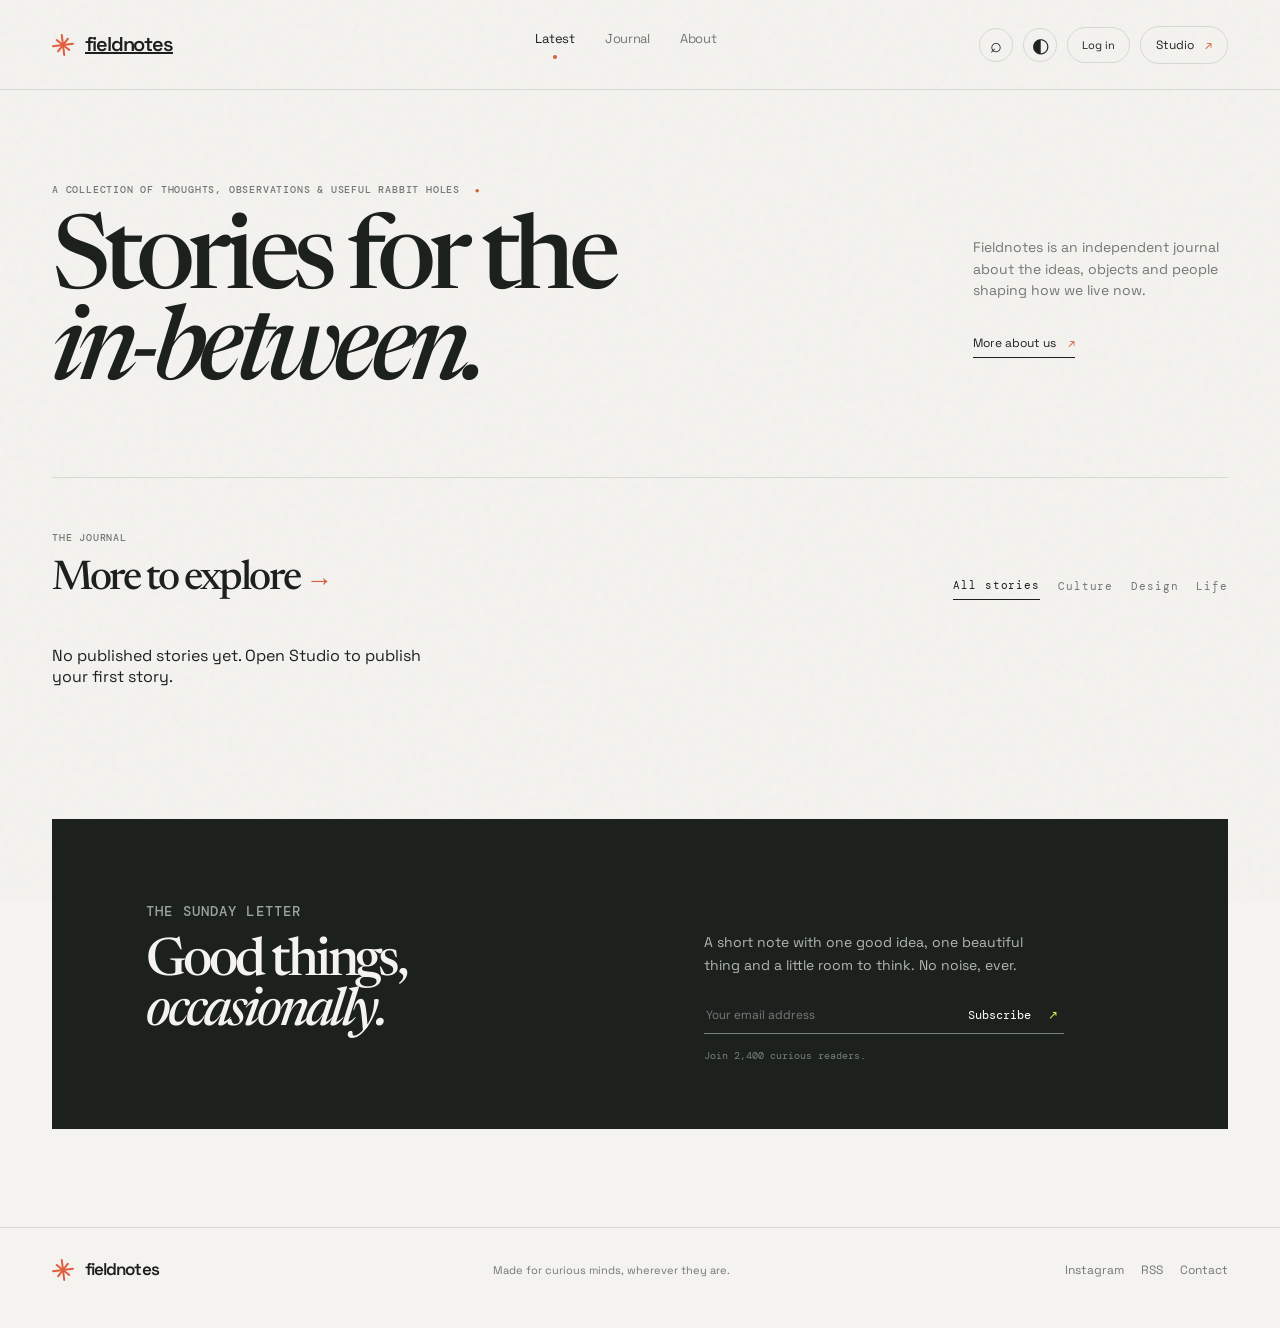
<file: index.html>
<!doctype html>
<html lang="en">

<head>
  <meta charset="UTF-8" />
  <meta name="viewport" content="width=device-width, initial-scale=1.0" />
  <meta name="description" content="Fieldnotes — a calm, editorial home for ideas worth keeping." />
  <title>Fieldnotes — Stories worth keeping</title>
  <link rel="preconnect" href="https://fonts.googleapis.com">
  <link rel="preconnect" href="https://fonts.gstatic.com" crossorigin>
  <link
    href="https://fonts.googleapis.com/css2?family=DM+Mono:wght@400;500&family=DM+Sans:wght@400;500;600;700&family=Newsreader:opsz,wght@6..72,400;6..72,500;6..72,600&family=Space+Grotesk:wght@400;500;600;700&display=swap"
    rel="stylesheet">
  <link rel="stylesheet" href="/styles.css?v=20261015" />
  <link rel="stylesheet" href="/overrides.css?v=20261015" />
  <link rel="stylesheet" href="/markdown.css?v=20261015" />
  <link rel="stylesheet" href="/layout-fixes.css?v=20261015" />
  <link rel="stylesheet" href="/post-page.css?v=20261015" />
  <link rel="stylesheet" href="/profile-page.css?v=20261015" />
  <link rel="stylesheet" href="/brand-refresh.css?v=20261015-2" />
</head>

<body>
  <div class="grain"></div>
  <header class="site-header">
    <a class="brand" href="/" aria-label="Fieldnotes home"><span class="brand-mark"
        aria-hidden="true"><i></i><b></b></span><span>fieldnotes</span></a>
    <nav class="main-nav" aria-label="Main navigation">
      <a class="active" href="/#latest">Latest</a><a href="/#journal">Journal</a><a href="/#about">About</a>
    </nav>
    <div class="header-actions"><button class="icon-btn" id="searchBtn" aria-label="Search">⌕</button><button
        class="icon-btn" id="themeBtn" aria-label="Toggle theme">◐</button><button class="admin-btn"
        id="adminBtn">Studio <span>↗</span></button></div>
  </header>

  <main id="top">
    <section class="intro reveal">
      <div>
        <p class="eyebrow">A collection of thoughts, observations &amp; useful rabbit holes <span>●</span></p>
        <h1>Stories for the<br><em>in-between.</em></h1>
      </div>
      <div class="intro-note">
        <p>Fieldnotes is an independent journal about the ideas, objects and people shaping how we live now.</p><a
          href="#about" class="text-link">More about us <span>↗</span></a>
      </div>
    </section>

    <section class="hero-story reveal" id="latest"></section>

    <section class="section-head reveal">
      <div>
        <p class="eyebrow">The journal</p>
        <h3>More to explore <span>→</span></h3>
      </div>
      <div class="filter-row"><button class="filter active" data-filter="all">All stories</button><button class="filter"
          data-filter="culture">Culture</button><button class="filter" data-filter="design">Design</button><button
          class="filter" data-filter="life">Life</button></div>
    </section>

    <section class="story-grid reveal" id="journal">
      <div id="publishedStories" class="published-stories"></div>
    </section>

    <section class="newsletter reveal" id="about">
      <div>
        <p class="eyebrow">The Sunday letter</p>
        <h3>Good things,<br><em>occasionally.</em></h3>
      </div>
      <div>
        <p>A short note with one good idea, one beautiful thing and a little room to think. No noise, ever.</p>
        <form id="newsletterForm"><input type="email" placeholder="Your email address" required><button>Subscribe
            <span>↗</span></button></form><small id="newsletterMsg">Join 2,400 curious readers.</small>
      </div>
    </section>
  </main>

  <main id="postPage" class="post-page hidden">
    <div id="postPageContent"></div>
  </main>

  <main id="profilePage" class="profile-page hidden">
    <div id="profilePageContent"></div>
  </main>

  <footer>
    <div class="brand"><span class="brand-mark" aria-hidden="true"><i></i><b></b></span><span>fieldnotes</span></div>
    <p>Made for curious minds, wherever they are.</p>
    <div><a href="#">Instagram</a><a href="#">RSS</a><a href="#">Contact</a></div>
  </footer>

  <div class="overlay" id="articleOverlay" aria-hidden="true">
    <div class="article-modal"><button class="close-btn" data-close>×</button>
      <div id="articleContent"></div>
    </div>
  </div>
  <div class="studio-shell" id="adminOverlay" aria-hidden="true">
    <div class="admin-modal"><button class="close-btn" data-close>×</button>
      <div class="admin-top">
        <div>
          <p class="eyebrow">Fieldnotes / Studio</p>
          <h2>Good morning, <em>Amelia.</em></h2>
          <p class="studio-subtitle">No login. No friction. Write, preview and publish.</p>
        </div><span class="status-pill"><i></i> System healthy</span>
      </div>
      <div class="admin-stats">
        <div><strong id="publishedCount">04</strong><span>Published</span></div>
        <div><strong>02</strong><span>Drafts</span></div>
        <div><strong>2.4k</strong><span>Readers</span></div><button id="newStoryBtn">+ New story</button>
      </div>
      <div class="admin-body">
        <div class="admin-toolbar">
          <h3>Your stories</h3>
          <div class="admin-tools"><button class="admin-tab active">Published</button><button
              class="admin-tab">Drafts</button><button class="static-action" id="exportStaticBtn" type="button">Export
              Pages ↗</button><button class="static-action" id="openStaticPreviewBtn" type="button">Local Preview
              ↗</button><button class="static-action" id="openGithubPagesBtn" type="button">GitHub Pages
              ↗</button></div>
        </div>
        <p class="static-export-note" id="staticExportNote">Export published posts into the separate
          <code>github-pages</code> folder for GitHub Pages.</p>
        <div id="adminList"></div>
      </div>
      <form id="storyForm" class="story-form hidden">
        <div class="form-head">
          <div>
            <p class="eyebrow">Writing mode</p>
            <h3>New story</h3>
          </div><button type="button" id="cancelStory">Back to stories</button>
        </div><label>Title<input name="title" required
            placeholder="A title with a little pull..." /></label><label>Overview<textarea name="overview" required
            placeholder="A short description for the story card..."></textarea></label>
        <div class="form-row"><label>Category<select name="category">
              <option>Culture</option>
              <option>Design</option>
              <option>Life</option>
              <option>Mind &amp; culture</option>
            </select></label><label>Read time<input name="readTime" value="5 min read" /></label></div><label>Cover
          image URL<input name="image" placeholder="https://images.unsplash.com/..." /></label>
        <div class="markdown-label"><label>Story in Markdown<textarea name="content" id="markdownInput" required
              placeholder="# Your story title\n\nWrite your story here...\n\nUse **bold**, *italics*, lists and links."></textarea></label>
          <div class="markdown-preview-wrap"><span>Live preview</span>
            <div id="markdownPreview" class="markdown-preview">
              <p class="preview-empty">Your rendered story will appear here.</p>
            </div>
          </div>
        </div><button class="publish-submit">Publish story <span>↗</span></button>
      </form>
    </div>
  </div>
  <div class="toast" id="toast"></div>
    <script src="/app.js?v=20261016-1"></script>
</body>

</html>
</file>
<file: styles.css>
:root{--ink:#1c211e;--paper:#f4f3ef;--muted:#727872;--line:#d7d9d3;--accent:#d85b3d;--lime:#d5ed58;--panel:#fffefa;--shadow:0 24px 70px #1b211e24}*{box-sizing:border-box}html{scroll-behavior:smooth}body{margin:0;background:var(--paper);color:var(--ink);font-family:'DM Sans',sans-serif;transition:.3s;background-image:radial-gradient(#b8bbb255 .7px,transparent .7px);background-size:18px 18px}.grain{position:fixed;inset:0;pointer-events:none;opacity:.08;background-image:url("data:image/svg+xml,%3Csvg viewBox='0 0 180 180' xmlns='http://www.w3.org/2000/svg'%3E%3Cfilter id='n'%3E%3CfeTurbulence type='fractalNoise' baseFrequency='.8' numOctaves='3' stitchTiles='stitch'/%3E%3C/filter%3E%3Crect width='100%25' height='100%25' filter='url(%23n)' opacity='.5'/%3E%3C/svg%3E")}.site-header,main,footer{max-width:1280px;margin:auto;padding-left:52px;padding-right:52px}.site-header{height:90px;display:flex;align-items:center;justify-content:space-between;border-bottom:1px solid var(--line)}.brand{display:flex;align-items:center;gap:9px;font-weight:700;letter-spacing:-.04em;font-size:19px}.brand-mark{font-size:22px;color:var(--accent);line-height:1}.main-nav{display:flex;gap:30px;margin-left:100px}.main-nav a,footer a{font-size:12px;color:var(--muted);text-decoration:none}.main-nav a.active,.main-nav a:hover,footer a:hover{color:var(--ink)}.main-nav a.active:after{content:'';display:block;width:4px;height:4px;border-radius:50%;background:var(--accent);margin:8px auto 0}.header-actions{display:flex;align-items:center;gap:10px}.icon-btn,.admin-btn,.share-btn{border:1px solid var(--line);background:transparent;border-radius:99px;cursor:pointer;color:var(--ink)}.icon-btn{width:34px;height:34px;font-size:20px}.admin-btn{padding:10px 15px;font-size:12px}.admin-btn span,.share-btn span{color:var(--accent);margin-left:8px}.intro{padding:83px 0 76px;display:flex;justify-content:space-between}.eyebrow,.kicker{font:500 10px 'DM Mono',monospace;text-transform:uppercase;letter-spacing:.14em;color:var(--muted)}.eyebrow span{color:var(--accent);font-size:8px;margin-left:8px}.intro h1{font-size:clamp(62px,8vw,116px);line-height:.89;letter-spacing:-.075em;font-weight:500;margin:23px 0 0}.intro h1 em,.newsletter h3 em,.admin-top h2 em{font-family:'Playfair Display',serif;font-weight:500}.intro-note{max-width:255px;padding-top:50px;font-size:14px;line-height:1.55;color:var(--muted)}.text-link{display:inline-block;margin-top:18px;color:var(--ink);font-size:12px;text-decoration:none;border-bottom:1px solid var(--ink);padding-bottom:4px}.text-link span{color:var(--accent);padding-left:9px}.hero-story{display:grid;grid-template-columns:1.25fr .75fr;gap:8.4%;align-items:center;padding-bottom:112px}.feature-image{padding:0;border:0;position:relative;display:block;cursor:pointer;overflow:hidden;text-align:left}.feature-image img{width:100%;display:block;aspect-ratio:1.18/1;object-fit:cover;filter:saturate(.82);transition:transform .7s cubic-bezier(.2,.7,.2,1),filter .5s}.feature-image:hover img,.card-image:hover img{transform:scale(1.04);filter:saturate(1)}.image-tag{position:absolute;top:22px;left:22px;background:var(--lime);padding:8px 12px;font:500 10px 'DM Mono',monospace;text-transform:uppercase}.image-arrow{position:absolute;right:22px;bottom:22px;background:var(--paper);border-radius:50%;width:42px;height:42px;display:grid;place-items:center;font-size:22px}.hero-copy .kicker{color:var(--accent)}.hero-copy h2{font-size:clamp(44px,5vw,76px);font-weight:500;line-height:.98;letter-spacing:-.06em;margin:22px 0;cursor:pointer}.hero-copy h2 em{font-family:'Playfair Display',serif;font-weight:500}.dek{max-width:355px;color:var(--muted);line-height:1.6;font-size:15px}.byline{display:flex;align-items:center;gap:11px;margin-top:34px;font-size:11px}.avatar{width:30px;height:30px;border-radius:50%;display:grid;place-items:center;background:#e7c0a9;font:500 9px 'DM Mono'}.byline small{color:var(--muted);line-height:2}.share-btn{margin-left:auto;padding:8px 12px;font-size:11px}.section-head{border-top:1px solid var(--line);padding:43px 0 29px;display:flex;justify-content:space-between;align-items:end}.section-head h3,.newsletter h3{font-size:41px;letter-spacing:-.06em;font-weight:500;margin:15px 0 0}.section-head h3 span{color:var(--accent);font-size:27px}.filter-row{display:flex;gap:18px}.filter{font:11px 'DM Mono';border:0;background:none;color:var(--muted);cursor:pointer;padding:7px 0}.filter.active{color:var(--ink);border-bottom:1px solid var(--ink)}.story-grid{display:grid;grid-template-columns:repeat(3,1fr);gap:24px;padding-bottom:116px}.story-card{cursor:pointer}.card-image{position:relative;overflow:hidden;margin-bottom:22px}.card-image img{width:100%;display:block;aspect-ratio:1.25/1;object-fit:cover;filter:saturate(.8);transition:.6s}.card-number{position:absolute;bottom:13px;left:15px;color:#fff;font:10px 'DM Mono'}.story-card .kicker{color:var(--accent);margin-bottom:13px}.story-card h4{font-size:25px;letter-spacing:-.05em;line-height:1.04;font-weight:500;margin:0 0 10px}.card-excerpt{font-size:13px;line-height:1.5;color:var(--muted);margin:0 0 18px;max-width:290px}.card-meta{font:10px 'DM Mono';color:var(--muted)}.card-meta span{padding:0 7px;color:var(--accent)}.newsletter{background:var(--ink);color:var(--paper);padding:67px 8%;display:grid;grid-template-columns:1fr 1fr;gap:13%;margin-bottom:98px}.newsletter .eyebrow{color:#9ba59b}.newsletter h3{font-size:53px;line-height:.95}.newsletter>div:nth-child(2){padding-top:31px}.newsletter p{color:#b2b8b2;font-size:14px;line-height:1.6;max-width:335px}.newsletter form{display:flex;border-bottom:1px solid #758078;margin-top:30px;padding-bottom:9px;max-width:360px}.newsletter input{background:none;border:0;outline:0;color:#fff;flex:1;font:12px 'DM Sans'}.newsletter button{background:none;border:0;color:#fff;font:12px 'DM Mono';cursor:pointer}.newsletter button span{color:var(--lime);padding-left:10px}.newsletter small{font:10px 'DM Mono';color:#748078;display:block;margin-top:15px}footer{border-top:1px solid var(--line);padding-top:24px;padding-bottom:40px;display:flex;justify-content:space-between;align-items:center}footer p{font-size:11px;color:var(--muted)}footer div:last-child{display:flex;gap:17px}.overlay{position:fixed;inset:0;background:#1c211eaa;z-index:5;display:grid;place-items:center;padding:25px;opacity:0;pointer-events:none;transition:.25s}.overlay.open{opacity:1;pointer-events:auto}.article-modal,.admin-modal{background:var(--panel);max-height:90vh;overflow:auto;position:relative;box-shadow:var(--shadow)}.article-modal{width:min(820px,100%);padding:60px 8% 70px}.close-btn{position:absolute;right:20px;top:17px;border:0;background:none;font-size:28px;color:var(--muted);cursor:pointer}.article-modal img{width:100%;max-height:330px;object-fit:cover;margin:25px 0}.article-modal h2{font:500 clamp(42px,6vw,70px) 'Playfair Display';line-height:.98;letter-spacing:-.05em;margin:15px 0}.article-modal .article-body{font:17px/1.75 'Playfair Display';max-width:620px;margin:auto}.article-modal .article-body p:first-child::first-letter{font-size:60px;float:left;line-height:.8;padding:8px 8px 0 0;color:var(--accent)}.admin-modal{width:min(980px,100%);padding:42px}.admin-top{display:flex;justify-content:space-between;align-items:start}.admin-top h2{font-size:37px;letter-spacing:-.06em;font-weight:500;margin:9px 0 27px}.status-pill{font:10px 'DM Mono';color:var(--muted);padding:8px 11px;border:1px solid var(--line)}.status-pill i{display:inline-block;width:6px;height:6px;border-radius:50%;background:#5bb36c;margin-right:7px}.admin-stats{display:flex;border-top:1px solid var(--line);border-bottom:1px solid var(--line);margin-bottom:34px}.admin-stats div{padding:20px 40px 18px 0;margin-right:40px;border-right:1px solid var(--line);display:flex;flex-direction:column;gap:5px}.admin-stats strong{font-size:28px;font-weight:500}.admin-stats span{font:10px 'DM Mono';color:var(--muted)}#newStoryBtn{margin-left:auto;align-self:center;background:var(--accent);color:white;border:0;border-radius:99px;padding:12px 17px;cursor:pointer;font:11px 'DM Mono'}.admin-toolbar,.form-head{display:flex;justify-content:space-between;align-items:center}.admin-toolbar h3,.form-head h3{font-size:19px;font-weight:500}.admin-tab,.form-head button{border:0;background:none;font:11px 'DM Mono';padding:8px;cursor:pointer;color:var(--muted)}.admin-tab.active{color:var(--accent);border-bottom:1px solid var(--accent)}.admin-row{display:grid;grid-template-columns:54px 1fr 105px 95px;align-items:center;gap:18px;border-top:1px solid var(--line);padding:15px 0}.admin-row img{width:54px;height:40px;object-fit:cover}.admin-row strong{font-size:13px;font-weight:500}.admin-row small{display:block;color:var(--muted);font-size:11px;margin-top:4px}.admin-row .date,.admin-row .views{font:10px 'DM Mono';color:var(--muted)}.story-form{border-top:1px solid var(--line);margin-top:25px;padding-top:25px}.story-form label{display:block;font:10px 'DM Mono';color:var(--muted);text-transform:uppercase;margin:14px 0}.story-form input,.story-form textarea,.story-form select{display:block;width:100%;background:transparent;border:1px solid var(--line);padding:12px;margin-top:7px;font:13px 'DM Sans';outline-color:var(--accent)}.story-form textarea{height:78px;resize:vertical}.form-row{display:grid;grid-template-columns:1fr 1fr;gap:20px}.publish-submit{border:0;background:var(--ink);color:#fff;padding:13px 18px;font:11px 'DM Mono';cursor:pointer;margin-top:15px}.publish-submit span{color:var(--lime);margin-left:10px}.hidden{display:none!important}.toast{position:fixed;bottom:25px;left:50%;transform:translate(-50%,20px);background:var(--ink);color:white;padding:13px 18px;font:11px 'DM Mono';opacity:0;transition:.25s;z-index:9}.toast.show{opacity:1;transform:translate(-50%,0)}.reveal{animation:rise .7s both}.reveal:nth-child(2){animation-delay:.1s}@keyframes rise{from{opacity:0;transform:translateY(18px)}to{opacity:1;transform:none}}body.dark{--ink:#eef0e9;--paper:#20241f;--muted:#9ca59c;--line:#3d463e;--panel:#282d28;--shadow:0 24px 70px #0008;background-image:radial-gradient(#5d685d33 .7px,transparent .7px)}body.dark .admin-btn,body.dark .icon-btn,body.dark .share-btn{color:var(--ink)}body.dark .article-modal,body.dark .admin-modal{background:var(--panel)}@media(max-width:760px){.site-header,main,footer{padding-left:22px;padding-right:22px}.main-nav{display:none}.intro{display:block;padding:60px 0}.intro-note{padding-top:35px}.hero-story{display:flex;flex-direction:column;gap:32px;padding-bottom:75px}.hero-copy{width:100%}.hero-copy h2{font-size:53px}.section-head{display:block}.filter-row{margin-top:25px;gap:13px}.story-grid{grid-template-columns:1fr;gap:50px}.newsletter{display:block;padding:45px 28px;margin-bottom:65px}.newsletter>div:nth-child(2){padding-top:20px}.newsletter h3{font-size:44px}.admin-modal{padding:28px 20px}.admin-stats div{margin-right:16px;padding-right:16px}.admin-stats div:nth-child(3){display:none}.admin-stats{align-items:center}.admin-row{grid-template-columns:45px 1fr 35px}.admin-row .date{display:none}.admin-row img{width:45px}.admin-row .views{font-size:9px}.admin-top{display:block}.status-pill{display:inline-block}.article-modal{padding:45px 25px 50px}.article-modal h2{font-size:46px}footer{display:block}footer p{margin:18px 0}}
</file>
<file: overrides.css>
.article-modal{width:100%;height:100%;max-height:none;padding:72px 28px 90px;overflow:auto}.reading-shell{max-width:920px;margin:0 auto}.reading-shell .kicker,.reading-shell .byline,.reading-shell h2,.reading-shell .article-body{max-width:760px;margin-left:auto;margin-right:auto}.reading-shell h2{font-size:clamp(52px,8vw,100px);margin-top:18px}.reading-shell>img{display:block;width:min(1120px,100%);max-height:58vh;object-fit:cover;margin:38px auto 58px}.reading-shell .article-body{max-width:680px}.article-share{border:1px solid var(--line);background:transparent;border-radius:99px;color:var(--ink);padding:8px 12px;margin-left:14px;cursor:pointer;font:10px 'DM Mono'}.markdown-body h1,.markdown-body h2,.markdown-body h3{font-family:'Playfair Display',serif;font-weight:500;letter-spacing:-.04em;line-height:1.05}.markdown-body h1{font-size:42px}.markdown-body h2{font-size:34px}.markdown-body h3{font-size:26px}.markdown-body strong{font-family:'DM Sans',sans-serif;font-weight:700}.markdown-body blockquote{border-left:3px solid var(--accent);padding-left:22px;color:var(--muted);font-style:italic}.markdown-body code{font:14px 'DM Mono';background:#e7e7e0;padding:3px 6px}.markdown-body a{color:var(--accent)}.admin-modal{width:min(1180px,100%);max-height:94vh;padding:52px;overflow:auto}.studio-subtitle{color:var(--muted);font-size:13px;margin:-16px 0 26px}.markdown-label{display:grid;grid-template-columns:1fr 1fr;gap:22px;margin-top:16px}.markdown-label>label{margin-top:0}.markdown-label textarea{height:300px;font:14px/1.6 'DM Mono';resize:vertical}.markdown-preview-wrap{padding-top:10px}.markdown-preview-wrap>span{display:block;font:10px 'DM Mono';text-transform:uppercase;color:var(--muted);margin-bottom:7px}.markdown-preview{height:300px;overflow:auto;border:1px solid var(--line);padding:18px 20px;font:15px/1.6 'Playfair Display'}.markdown-preview h1,.markdown-preview h2,.markdown-preview h3{font-weight:500;line-height:1.05}.markdown-preview h1{font-size:31px}.markdown-preview h2{font-size:25px}.markdown-preview h3{font-size:20px}.markdown-preview p{margin:0 0 14px}.preview-empty{color:var(--muted);font-style:italic}.published-stories{display:contents}@media(max-width:760px){.reading-shell>img{max-height:42vh;margin:28px auto 36px}.markdown-label{grid-template-columns:1fr}.markdown-label textarea,.markdown-preview{height:230px}.article-share{display:block;margin:12px 0 0}}
</file>
<file: markdown.css>
.markdown-body .markdown-image,.markdown-preview .markdown-image{display:block;width:100%;max-height:560px;object-fit:cover;margin:24px 0}.markdown-body .table-wrap,.markdown-preview .table-wrap{overflow-x:auto;margin:24px 0}.markdown-body table,.markdown-preview table{width:100%;border-collapse:collapse;font:15px/1.5 'DM Sans',sans-serif}.markdown-body th,.markdown-body td,.markdown-preview th,.markdown-preview td{border:1px solid var(--line);padding:11px 13px;text-align:left;vertical-align:top}.markdown-body th,.markdown-preview th{background:color-mix(in srgb,var(--line) 35%,transparent);font-weight:700}.markdown-body pre,.markdown-preview pre{overflow:auto;background:#20251f;color:#f3f7ed;padding:20px 22px;border-radius:3px;font:13px/1.7 'DM Mono',monospace;margin:24px 0;white-space:pre;tab-size:4;user-select:text}.markdown-body pre code,.markdown-preview pre code{display:block;background:transparent;color:inherit;padding:0;font:inherit;white-space:inherit}.markdown-body pre::selection,.markdown-body pre *::selection,.markdown-preview pre::selection,.markdown-preview pre *::selection{background:#627b59;color:#fff}.markdown-body hr,.markdown-preview hr{border:0;border-top:1px solid var(--line);margin:34px 0}
</file>
<file: layout-fixes.css>
/* Wider reading measure for long-form posts. */
.reading-shell{max-width:1120px}.reading-shell .kicker,.reading-shell .byline,.reading-shell h2{max-width:900px}.reading-shell .article-body{max-width:860px}
.upload-tool{grid-column:1/-1;display:flex;align-items:center;gap:12px;margin:4px 0 0}.upload-button{display:inline-block!important;margin:0!important;background:var(--lime);color:var(--ink);padding:10px 14px;cursor:pointer;font:11px 'DM Mono'!important;text-transform:none!important}.upload-button input{display:none!important}.upload-tool span{font:10px 'DM Mono';color:var(--muted)}.edit-story{border:1px solid var(--line);background:transparent;color:var(--ink);padding:7px 10px;cursor:pointer;font:10px 'DM Mono'}
.admin-row{grid-template-columns:54px 1fr 105px 95px auto}
.seo-panel{grid-column:1/-1;border:1px solid var(--line);padding:16px 18px;margin:4px 0 8px;background:color-mix(in srgb,var(--panel) 92%,var(--lime))}.seo-panel-head{display:flex;justify-content:space-between;align-items:center;margin-bottom:12px}.seo-panel-head .eyebrow{margin:0}.seo-panel-head span{font:10px 'DM Mono';color:var(--muted)}.seo-grid{display:grid;grid-template-columns:1fr 1fr;gap:12px}.seo-grid label{margin:0}.seo-grid .seo-wide{grid-column:1/-1}.seo-grid textarea{min-height:65px;resize:vertical}@media(max-width:760px){.seo-grid{grid-template-columns:1fr}.seo-grid .seo-wide{grid-column:auto}}
body.studio-page{background:var(--paper)}body.studio-page .site-header{position:sticky;top:0;background:color-mix(in srgb,var(--panel) 94%,transparent);backdrop-filter:blur(14px);z-index:8}body.studio-page #adminOverlay{display:block;position:static;inset:auto;opacity:1;pointer-events:auto;background:transparent;overflow:visible;z-index:1}body.studio-page #adminOverlay .admin-modal{width:100%;max-width:none;min-height:calc(100vh - 85px);max-height:none;border-radius:0;box-shadow:none;padding:48px 7%;margin:0}body.studio-page #adminOverlay>.admin-modal>.close-btn{position:fixed;top:103px;right:5%;z-index:10}body.studio-page .admin-top{padding-top:14px}body.studio-page .admin-modal.writing-mode{min-height:calc(100vh - 85px);height:auto;padding:40px 7%}body.studio-page .writing-mode .markdown-label{min-height:calc(100vh - 350px)}@media(max-width:760px){body.studio-page #adminOverlay .admin-modal{padding:30px 22px 70px}body.studio-page #adminOverlay>.admin-modal>.close-btn{top:85px;right:22px}body.studio-page .admin-modal.writing-mode{padding:28px 22px 60px}}
body.studio-page .writing-mode .story-form{max-width:1440px;margin-left:auto;margin-right:auto}body.studio-page .writing-mode .form-head{position:sticky;top:90px;z-index:6;background:color-mix(in srgb,var(--panel) 96%,transparent);backdrop-filter:blur(12px);padding:13px 0;border-bottom:1px solid var(--line)}body.studio-page .writing-mode .form-head h3{margin:4px 0}body.studio-page .writing-mode .form-head button{border:1px solid var(--line);padding:9px 12px}body.studio-page .writing-mode .story-form>label:not(.markdown-label),body.studio-page .writing-mode .form-row{max-width:980px}body.studio-page .writing-mode .seo-panel{max-width:980px;margin-top:10px}.markdown-panel-tools{grid-column:1/-1;display:flex;align-items:center;gap:12px;border:1px solid var(--line);border-bottom:0;padding:11px 14px;background:var(--panel)}.markdown-panel-tools strong{font:11px 'DM Mono';text-transform:uppercase;letter-spacing:.08em}.markdown-panel-tools span{font:11px 'DM Sans';color:var(--muted)}.markdown-panel-tools button{margin-left:auto;border:1px solid var(--line);background:transparent;color:var(--ink);padding:8px 11px;cursor:pointer;font:10px 'DM Mono'}.markdown-panel-tools button:hover{border-color:var(--accent);color:var(--accent)}body.studio-page .writing-mode .markdown-label{border:1px solid var(--line);padding:0 14px 14px;background:color-mix(in srgb,var(--panel) 88%,var(--paper));gap:14px}body.studio-page .writing-mode .markdown-label textarea,body.studio-page .writing-mode .markdown-preview{min-height:0;height:calc(100vh - 420px)}body.studio-page .writing-mode .markdown-preview{background:var(--panel)}body.studio-page .writing-mode .publish-submit,body.studio-page .writing-mode .draft-submit{position:sticky;bottom:18px;z-index:5;margin-top:14px}.draft-submit{border:1px solid var(--ink);background:var(--panel);color:var(--ink);padding:12px 17px;font:11px 'DM Mono';cursor:pointer;margin-left:8px}.draft-submit:hover{background:var(--lime)}body.studio-page .admin-modal.markdown-maximized{padding:0 3%;overflow:hidden}body.studio-page .admin-modal.markdown-maximized .admin-top,body.studio-page .admin-modal.markdown-maximized .admin-stats,body.studio-page .admin-modal.markdown-maximized .admin-body,body.studio-page .admin-modal.markdown-maximized .story-form>.form-head,body.studio-page .admin-modal.markdown-maximized .story-form>label,body.studio-page .admin-modal.markdown-maximized .story-form>.form-row,body.studio-page .admin-modal.markdown-maximized .story-form>.seo-panel,body.studio-page .admin-modal.markdown-maximized .story-form>.publish-submit,body.studio-page .admin-modal.markdown-maximized .story-form>.draft-submit{display:none}body.studio-page .admin-modal.markdown-maximized .story-form{display:block;margin:0;padding:70px 0 20px;border:0}body.studio-page .admin-modal.markdown-maximized .markdown-label{position:fixed;inset:90px 3% 20px;z-index:20;display:grid;grid-template-columns:minmax(0,1fr) minmax(0,1fr);padding:0 16px 16px;background:var(--panel);border:1px solid var(--line);box-shadow:var(--shadow)}body.studio-page .admin-modal.markdown-maximized .markdown-label textarea,body.studio-page .admin-modal.markdown-maximized .markdown-preview{height:calc(100vh - 190px);min-height:0}@media(max-width:760px){body.studio-page .writing-mode .form-head{top:85px}.markdown-panel-tools{flex-wrap:wrap}.markdown-panel-tools span{order:3;width:100%}body.studio-page .writing-mode .markdown-label{grid-template-columns:1fr}body.studio-page .writing-mode .markdown-label textarea,body.studio-page .writing-mode .markdown-preview{height:260px}body.studio-page .admin-modal.markdown-maximized .markdown-label{inset:85px 14px 14px;grid-template-columns:1fr;overflow:auto}body.studio-page .admin-modal.markdown-maximized .markdown-label textarea,body.studio-page .admin-modal.markdown-maximized .markdown-preview{height:38vh}}
.auth-btn{border:1px solid var(--line);background:transparent;border-radius:99px;padding:10px 14px;color:var(--ink);cursor:pointer;font:11px 'DM Mono'}.auth-btn.logged-in{background:var(--lime);border-color:var(--lime)}.auth-modal{width:min(480px,100%);background:var(--panel);padding:42px;position:relative;box-shadow:var(--shadow)}.auth-modal h2{font:500 42px 'Playfair Display';letter-spacing:-.05em;margin:10px 0}.auth-copy{font-size:13px;line-height:1.5;color:var(--muted)}.auth-modal label{display:block;font:10px 'DM Mono';text-transform:uppercase;color:var(--muted);margin:15px 0}.auth-modal input,.auth-modal select{display:block;width:100%;padding:12px;border:1px solid var(--line);background:transparent;color:var(--ink);margin-top:7px;font:13px 'DM Sans'}.auth-error{font:11px 'DM Mono';color:var(--accent);min-height:16px}.auth-switch{border:0;background:none;color:var(--accent);font:11px 'DM Mono';cursor:pointer;margin-top:16px}.auth-modal:not(.registering) #authName{opacity:.65}.admin-modal.writing-mode{width:100%;max-width:none;height:100%;max-height:none;padding:34px 5%;border-radius:0}.writing-mode .admin-top,.writing-mode .admin-stats,.writing-mode .admin-body{display:none}.writing-mode .story-form{display:block;border-top:0;margin-top:0;padding-top:0}.writing-mode .form-head{margin-bottom:10px}.writing-mode .markdown-label{min-height:calc(100vh - 330px);grid-template-columns:minmax(0,1fr) minmax(0,1fr);align-items:stretch}.writing-mode .markdown-label>label,.writing-mode .markdown-preview-wrap{display:flex;flex-direction:column}.writing-mode .markdown-label textarea,.writing-mode .markdown-preview{height:100%;min-height:430px;flex:1}.markdown-toolbar{grid-column:1/-1;display:flex;align-items:center;gap:7px;margin:0 0 -7px}.markdown-toolbar span{font:10px 'DM Mono';text-transform:uppercase;color:var(--muted);margin-right:4px}.markdown-toolbar button{border:1px solid var(--line);background:transparent;padding:6px 9px;color:var(--ink);cursor:pointer;font:10px 'DM Mono'}.markdown-toolbar button:hover{border-color:var(--accent);color:var(--accent)}.delete-story{border:1px solid #d85b3d55;background:transparent;color:var(--accent);padding:7px 10px;cursor:pointer;font:10px 'DM Mono'}
@media(max-width:760px){.reading-shell{max-width:100%}.reading-shell .article-body{max-width:100%}}
</file>
<file: post-page.css>
.post-page{min-height:calc(100vh - 90px);padding:42px 52px 110px}.post-page #postPageContent{max-width:1180px;margin:0 auto}.post-page .reading-shell{max-width:1180px;margin:0 auto;background:var(--panel);padding:0 0 70px}.post-page .reading-shell .kicker,.post-page .reading-shell .byline,.post-page .reading-shell h1{max-width:920px;margin-left:auto;margin-right:auto}.post-page .reading-shell h1{font:500 clamp(38px,4.8vw,68px)/1 'Playfair Display';letter-spacing:-.05em;margin-top:15px;margin-bottom:25px}.post-page .reading-shell>img{display:block;width:100%;max-height:590px;min-height:250px;object-fit:cover;margin:30px auto 58px;background:var(--line)}.post-page .article-body{max-width:800px;margin:0 auto}.back-to-journal{display:block;max-width:920px;margin:0 auto 30px;color:var(--muted);text-decoration:none;font:11px 'DM Mono';letter-spacing:.03em}.back-to-journal:hover{color:var(--accent)}.post-not-found{max-width:900px;margin:70px auto;padding:70px 0}.post-not-found h1{font:500 clamp(42px,6vw,76px)/1 'Playfair Display';letter-spacing:-.05em;margin:16px 0 40px}body.post-view .site-header{position:sticky;top:0;background:color-mix(in srgb,var(--panel) 92%,transparent);backdrop-filter:blur(14px);z-index:5}@media(max-width:760px){.post-page{padding:28px 22px 70px}.post-page .reading-shell{padding-bottom:20px}.post-page .reading-shell>img{margin:24px 0 36px;min-height:180px}.post-page .article-body{max-width:100%}.post-not-found{padding:40px 0}}
</file>
<file: profile-page.css>
.profile-page{min-height:calc(100vh - 90px);padding:70px 52px 110px}.profile-card{max-width:900px;margin:0 auto;background:var(--panel);border:1px solid var(--line);padding:56px}.profile-card h1{font:500 clamp(48px,8vw,96px)/.95 'Playfair Display';letter-spacing:-.06em;margin:14px 0 36px}.profile-kicker{font:11px 'DM Mono';color:var(--muted);text-transform:uppercase;letter-spacing:.08em}.profile-details{display:grid;grid-template-columns:repeat(2,1fr);border-top:1px solid var(--line);border-bottom:1px solid var(--line);margin:30px 0 34px}.profile-details div{padding:20px 0}.profile-details div+div{border-left:1px solid var(--line);padding-left:24px}.profile-details span{display:block;color:var(--muted);font:10px 'DM Mono';text-transform:uppercase;margin-bottom:8px}.profile-details strong{font-size:16px}.profile-actions{display:flex;gap:12px;flex-wrap:wrap}.profile-actions button,.profile-actions a{border:1px solid var(--line);background:transparent;color:var(--ink);padding:12px 16px;text-decoration:none;cursor:pointer;font:11px 'DM Mono'}.profile-actions .profile-logout{background:var(--accent);border-color:var(--accent);color:#fff}.profile-empty{max-width:900px;margin:70px auto}.profile-empty h1{font:500 64px 'Playfair Display';letter-spacing:-.05em}@media(max-width:760px){.profile-page{padding:35px 22px 70px}.profile-card{padding:30px 24px}.profile-details{grid-template-columns:1fr}.profile-details div+div{border-left:0;border-top:1px solid var(--line);padding-left:0}}
</file>
<file: brand-refresh.css>
:root {
  --brand-ink: #18201c;
  --brand-orange: #e15d3d;
}

body {
  font-family: 'Space Grotesk', 'DM Sans', sans-serif;
}

.brand {
  gap: 11px;
  font-family: 'Space Grotesk', 'DM Sans', sans-serif;
  font-size: 20px;
  font-weight: 600;
  letter-spacing: -0.055em;
  color: var(--ink);
}

.brand-mark {
  position: relative;
  display: inline-block;
  width: 22px;
  height: 22px;
  color: var(--brand-orange);
  transform: rotate(-7deg);
}

.brand-mark::before,
.brand-mark::after,
.brand-mark i,
.brand-mark b {
  content: '';
  position: absolute;
  display: block;
  background: currentColor;
  border-radius: 99px;
}

.brand-mark::before,
.brand-mark::after {
  left: 10px;
  top: 0;
  width: 2px;
  height: 22px;
}

.brand-mark::after {
  transform: rotate(90deg);
}

.brand-mark i,
.brand-mark b {
  left: 10px;
  top: 2px;
  width: 2px;
  height: 18px;
}

.brand-mark i { transform: rotate(45deg); }
.brand-mark b { transform: rotate(-45deg); }

.brand-mark + span {
  position: relative;
  top: -1px;
}

.main-nav a,
.header-actions button,
.admin-btn,
.auth-btn {
  font-family: 'Space Grotesk', 'DM Sans', sans-serif;
}

.main-nav a {
  font-size: 13px;
  letter-spacing: -0.02em;
}

.intro h1,
.hero-copy h2,
.section-head h3,
.newsletter h3,
.admin-top h2,
.article-modal h2,
.post-page .reading-shell h1,
.post-not-found h1,
.profile-card h1,
.auth-modal h2 {
  font-family: 'Newsreader', 'Playfair Display', Georgia, serif;
  font-weight: 500;
}

.intro h1,
.hero-copy h2,
.post-page .reading-shell h1 {
  letter-spacing: -0.065em;
}

.intro h1 em,
.hero-copy h2 em,
.newsletter h3 em,
.admin-top h2 em {
  font-family: 'Newsreader', 'Playfair Display', Georgia, serif;
  font-style: italic;
}

.eyebrow,
.kicker,
.filter,
.card-meta,
.status-pill,
.admin-tab,
.publish-submit,
.draft-submit {
  letter-spacing: .08em;
}

footer .brand {
  font-size: 17px;
}

body.dark {
  --brand-ink: #f2f3ec;
}

/* The full-page Studio is an authoring workspace, not a public journal page. */
body.studio-page > footer {
  display: none;
}

/* Studio is a normal page section; the old fixed overlay is no longer used. */
.studio-shell {
  display: none;
}

body.studio-page .studio-shell {
  display: block;
}

/* Give the article header a calmer, more editorial top margin. */
.post-page .reading-shell {
  padding-top: 38px;
}

.post-page .reading-shell .kicker {
  margin-bottom: 18px;
}

.post-page .reading-shell .byline {
  margin-top: 34px;
}

@media (max-width: 760px) {
  .brand { font-size: 18px; }

  .post-page .reading-shell {
    padding-top: 26px;
  }
}

/* Keep story actions in one row instead of letting Delete wrap underneath. */
.admin-row {
  grid-template-columns: 54px minmax(0, 1fr) 105px 95px auto auto;
}

.admin-row > div {
  min-width: 0;
}

.admin-row .edit-story,
.admin-row .delete-story {
  white-space: nowrap;
}

.admin-row .edit-story {
  border: 1px solid var(--line);
  background: transparent;
  color: var(--ink);
  padding: 7px 10px;
  cursor: pointer;
  font: 10px 'DM Mono';
}

.admin-row .edit-story:hover {
  border-color: var(--ink);
}

.admin-row .delete-story {
  margin: 0;
}

.admin-tools {
  display: flex;
  align-items: center;
  gap: 8px;
  flex-wrap: wrap;
}

.static-action {
  border: 1px solid var(--line);
  background: transparent;
  color: var(--ink);
  padding: 8px 10px;
  cursor: pointer;
  font: 10px 'DM Mono';
}

.static-action:hover:not(:disabled) {
  border-color: var(--accent);
  color: var(--accent);
}

.static-action:disabled {
  cursor: wait;
  opacity: .55;
}

.static-export-note {
  margin: -18px 0 18px;
  color: var(--muted);
  font: 11px/1.5 'DM Mono';
}

.cover-upload-button {
  display: inline-block;
  margin-top: 9px;
}

.cover-upload-button input {
  display: none !important;
}

.article-copy {
  border: 1px solid var(--line);
  background: transparent;
  border-radius: 99px;
  color: var(--ink);
  padding: 8px 12px;
  margin-left: 8px;
  cursor: pointer;
  font: 10px 'DM Mono';
}

.article-copy:hover {
  border-color: var(--accent);
  color: var(--accent);
}

@media (max-width: 760px) {
  .admin-row {
    grid-template-columns: 45px minmax(0, 1fr) auto auto auto;
    gap: 9px;
  }

  .admin-row .views {
    display: block;
  }
}

/* A compact writing canvas: less dead space, more room for the editor. */
body.studio-page .admin-modal.writing-mode {
  padding: 24px 3% 48px;
}

body.studio-page .writing-mode .story-form {
  max-width: none;
}

body.studio-page .writing-mode .story-form > label:not(.markdown-label),
body.studio-page .writing-mode .form-row,
body.studio-page .writing-mode .seo-panel {
  width: 100%;
  max-width: none;
}

body.studio-page .writing-mode .seo-panel {
  margin-right: 0;
}

body.studio-page .writing-mode .form-head {
  top: 90px;
  padding: 10px 0 14px;
}

body.studio-page .writing-mode .form-head h3 {
  font-family: 'Newsreader', 'Playfair Display', Georgia, serif;
  font-size: clamp(28px, 3vw, 42px);
  font-weight: 500;
  letter-spacing: -0.045em;
}

body.studio-page .writing-mode .markdown-label {
  grid-template-rows: auto auto auto minmax(430px, 1fr);
  align-content: stretch;
}

body.studio-page .writing-mode .markdown-panel-tools,
body.studio-page .writing-mode .markdown-toolbar,
body.studio-page .writing-mode .upload-tool {
  align-self: start;
}

body.studio-page .writing-mode .markdown-label > label,
body.studio-page .writing-mode .markdown-preview-wrap {
  min-height: 0;
}

@media (max-width: 760px) {
  body.studio-page .admin-modal.writing-mode {
    padding: 20px 22px 50px;
  }
}
</file>
